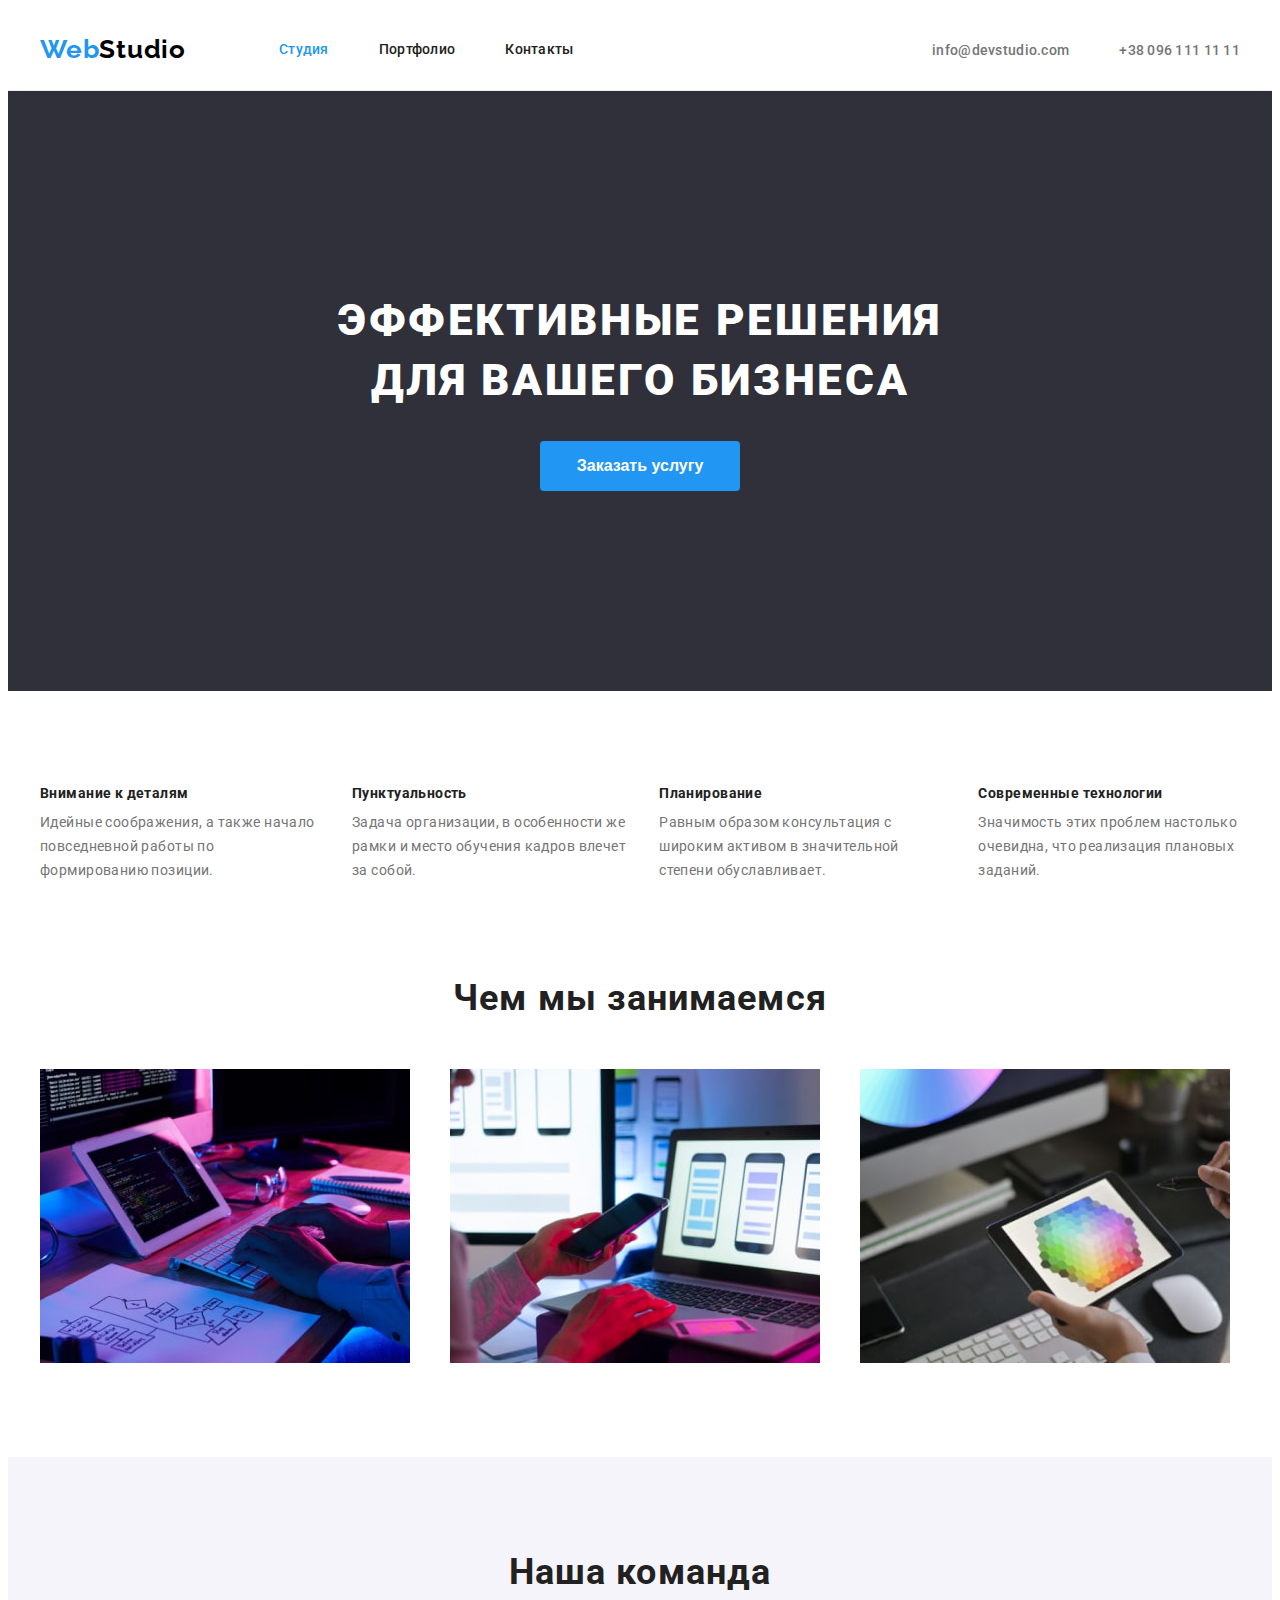
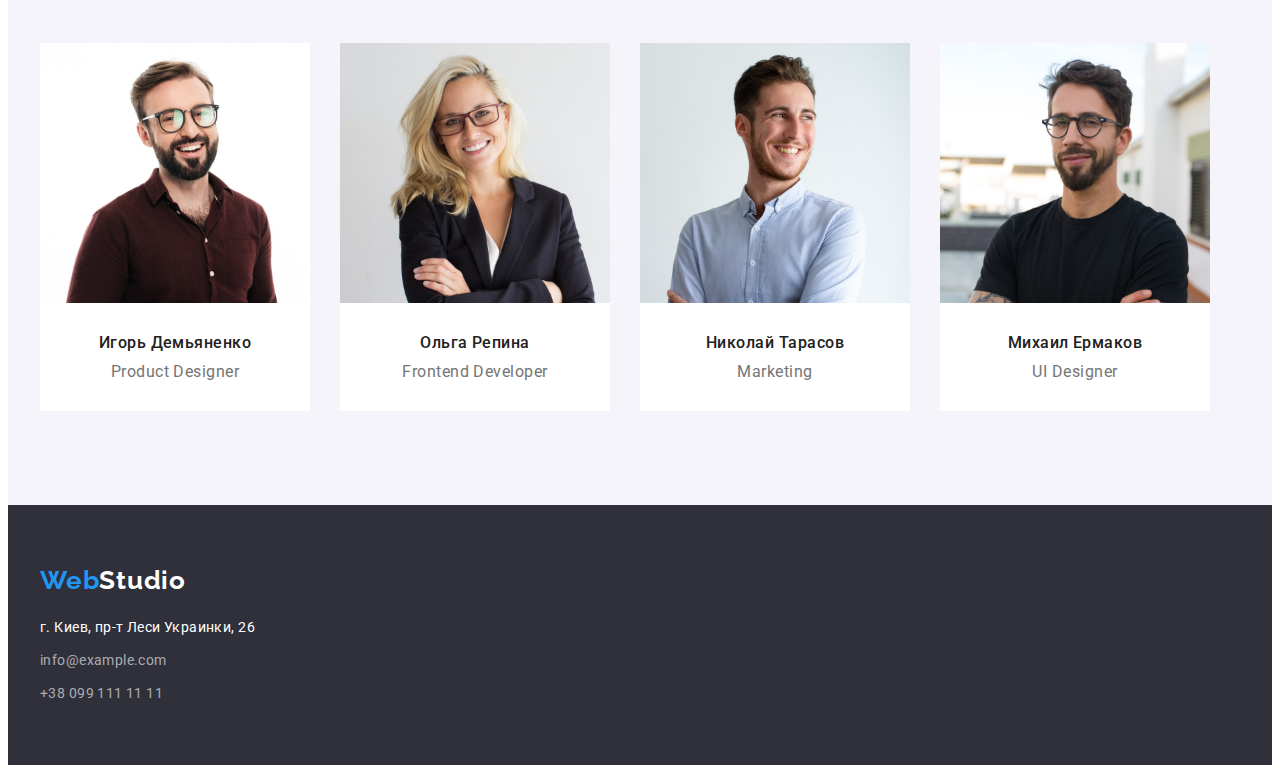
<file: index.html>
<!DOCTYPE html>
<html lang="ru">

<head>
    <meta charset="UTF-8">
    <meta http-equiv="X-UA-Compatible" content="IE=edge">
    <meta name="viewport" content="width=device-width, initial-scale=1.0">
    <title>Document</title>
    <link rel="preconnect" href="https://fonts.googleapis.com">
    <link rel="preconnect" href="https://fonts.gstatic.com" crossorigin>
    <link
        href="https://fonts.googleapis.com/css2?family=Raleway:wght@700&family=Roboto:wght@400;500;700;900&display=swap"
        rel="stylesheet">
    <link rel="stylesheet" href="https://cdnjs.cloudflare.com/ajax/libs/modern-normalize/1.1.0/modern-normalize.min.css"
        integrity="sha512-wpPYUAdjBVSE4KJnH1VR1HeZfpl1ub8YT/NKx4PuQ5NmX2tKuGu6U/JRp5y+Y8XG2tV+wKQpNHVUX03MfMFn9Q=="
        crossorigin="anonymous" referrerpolicy="no-referrer" />
    <link rel="stylesheet" href="./css/style.css">
</head>

<body>
    <header class="header">
        <div class="container header-container">
            <nav class="header-nav">
                <a href="./portfolio.html" class="header-logo link"><span class="logo-web">Web</span>Studio</a>
                <ul class="nav-list">
                    <li class="nav-item"><a class="nav-link link current" href="">Студия</a></li>
                    <li class="nav-item"><a class="nav-link link" href="./portfolio.html">Портфолио</a></li>
                    <li class="nav-item"><a class="nav-link link" href="">Контакты</a></li>
                </ul>
            </nav>
            <ul class="header-contact">
                <li class="header-contact-item"><a class="header-contact-link link"
                        href="mailto:info@devstudio.com">info@devstudio.com</a></li>
                <li class="header-contact-item"><a class="header-contact-link link" href="tel:+380961111111">+38 096 111
                        11
                        11</a></li>
            </ul>
        </div>
    </header>
    <main>
        <section class="hero">
            <div class="hero-container container">
                <h1 class="hero-title">Эффективные решения для вашего бизнеса</h1>
                <button class="btn" type="button">Заказать услугу</button>
            </div>
        </section>
        <section class="section">
            <div class="container">
                <h2 class="visually-hidden">Наши преймущества</h2>
                <ul class="hero-list list">
                    <li class="hero-item">
                        <h3 class="hero-item-title">Внимание к деталям</h3>
                        <p class="hero-item-text">Идейные соображения, а также начало повседневной работы по
                            формированию позиции.</p>
                    </li>
                    <li class="hero-item">
                        <h3 class="hero-item-title">Пунктуальность</h3>
                        <p class="hero-item-text">Задача организации, в особенности же рамки и место обучения кадров
                            влечет за собой.</p>
                    </li>
                    <li class="hero-item">
                        <h3 class="hero-item-title">Планирование</h3>
                        <p class="hero-item-text">Равным образом консультация с широким активом в значительной степени
                            обуславливает.</p>
                    </li>
                    <li class="hero-item">
                        <h3 class="hero-item-title">Современные технологии</h3>
                        <p class="hero-item-text">Значимость этих проблем настолько очевидна, что реализация плановых
                            заданий.</p>
                    </li>
                </ul>
            </div>
        </section>
        <section class="section skills">
            <div class="container">
                <h2 class="skills-title">Чем мы занимаемся</h2>
                <ul class="skills-list">
                    <li class="skills-item">
                        <img src="./img-jpeg/about/box1.jpg" alt="программирование">
                    </li>
                    <li class="skills-item"><img src="./img-jpeg/about/box2.jpg" alt="мобильные приложения">
                    </li>
                    <li class="skills-item"><img src="./img-jpeg/about/box3.jpg" alt="игры">
                    </li>
                </ul>
            </div>
        </section>
        <section class="section team">
            <div class="container">
                <h2 class="team-title">Наша команда</h2>
                <ul class="team-list">
                    <li class="team-item">
                        <img class="team-img" src="./img-jpeg/team/igor.jpg" alt="Игорь" width="270" height="260">
                        <div class="team-div"><h3 class="team-item-title">Игорь Демьяненко</h3>
                        <p class="team-item-text" lang="en">Product Designer</p></div>
                    </li>
                    <li class="team-item">
                        <img class="team-img" src="./img-jpeg/team/olga.jpg" alt="Ольга" width="270" height="260">
                        <div class="team-div"><h3 class="team-item-title">Ольга Репина</h3>
                        <p class="team-item-text" lang="en">Frontend Developer</p></div>
                    </li>
                    <li class="team-item">
                        <img class="team-img" src="./img-jpeg/team/nikolay.jpg" alt="Николай" width="270" height="260">
                        <div class="team-div"><h3 class="team-item-title">Николай Тарасов</h3>
                        <p class="team-item-text" lang="en">Marketing</p></div>
                    </li>
                    <li class="team-item">
                        <img class="team-img" src="./img-jpeg/team/mikhail.jpg" alt="Михаил" width="270" height="260">
                        <div class="team-div"><h3 class="team-item-title">Михаил Ермаков</h3>
                        <p class="team-item-text" lang="en">UI Designer</p></div>
                    </li>
                </ul>
            </div>
        </section>
    </main>
    <footer class="footer">
        <div class="container">
            <a href="./portfolio.html" class="footer-logo link"><span class="logo-web">Web</span>Studio</a>
            <address>
                <ul class="footer-list">
                    <li class="footer-item">
                        <a class="footer-item-addres link" href="google.maps">г. Киев, пр-т Леси Украинки, 26</a>
                    </li>
                    <li class="footer-item">
                        <a class="footer-item-link link" href="mailto:info@example.com">info@example.com</a>
                    </li>
                    <li class="footer-item">
                        <a class="footer-item-link link" href="tel:+380991111111">+38 099 111 11 11</a>
                    </li>
                </ul>
            </address>
        </div>
    </footer>
</body>

</html>
</file>
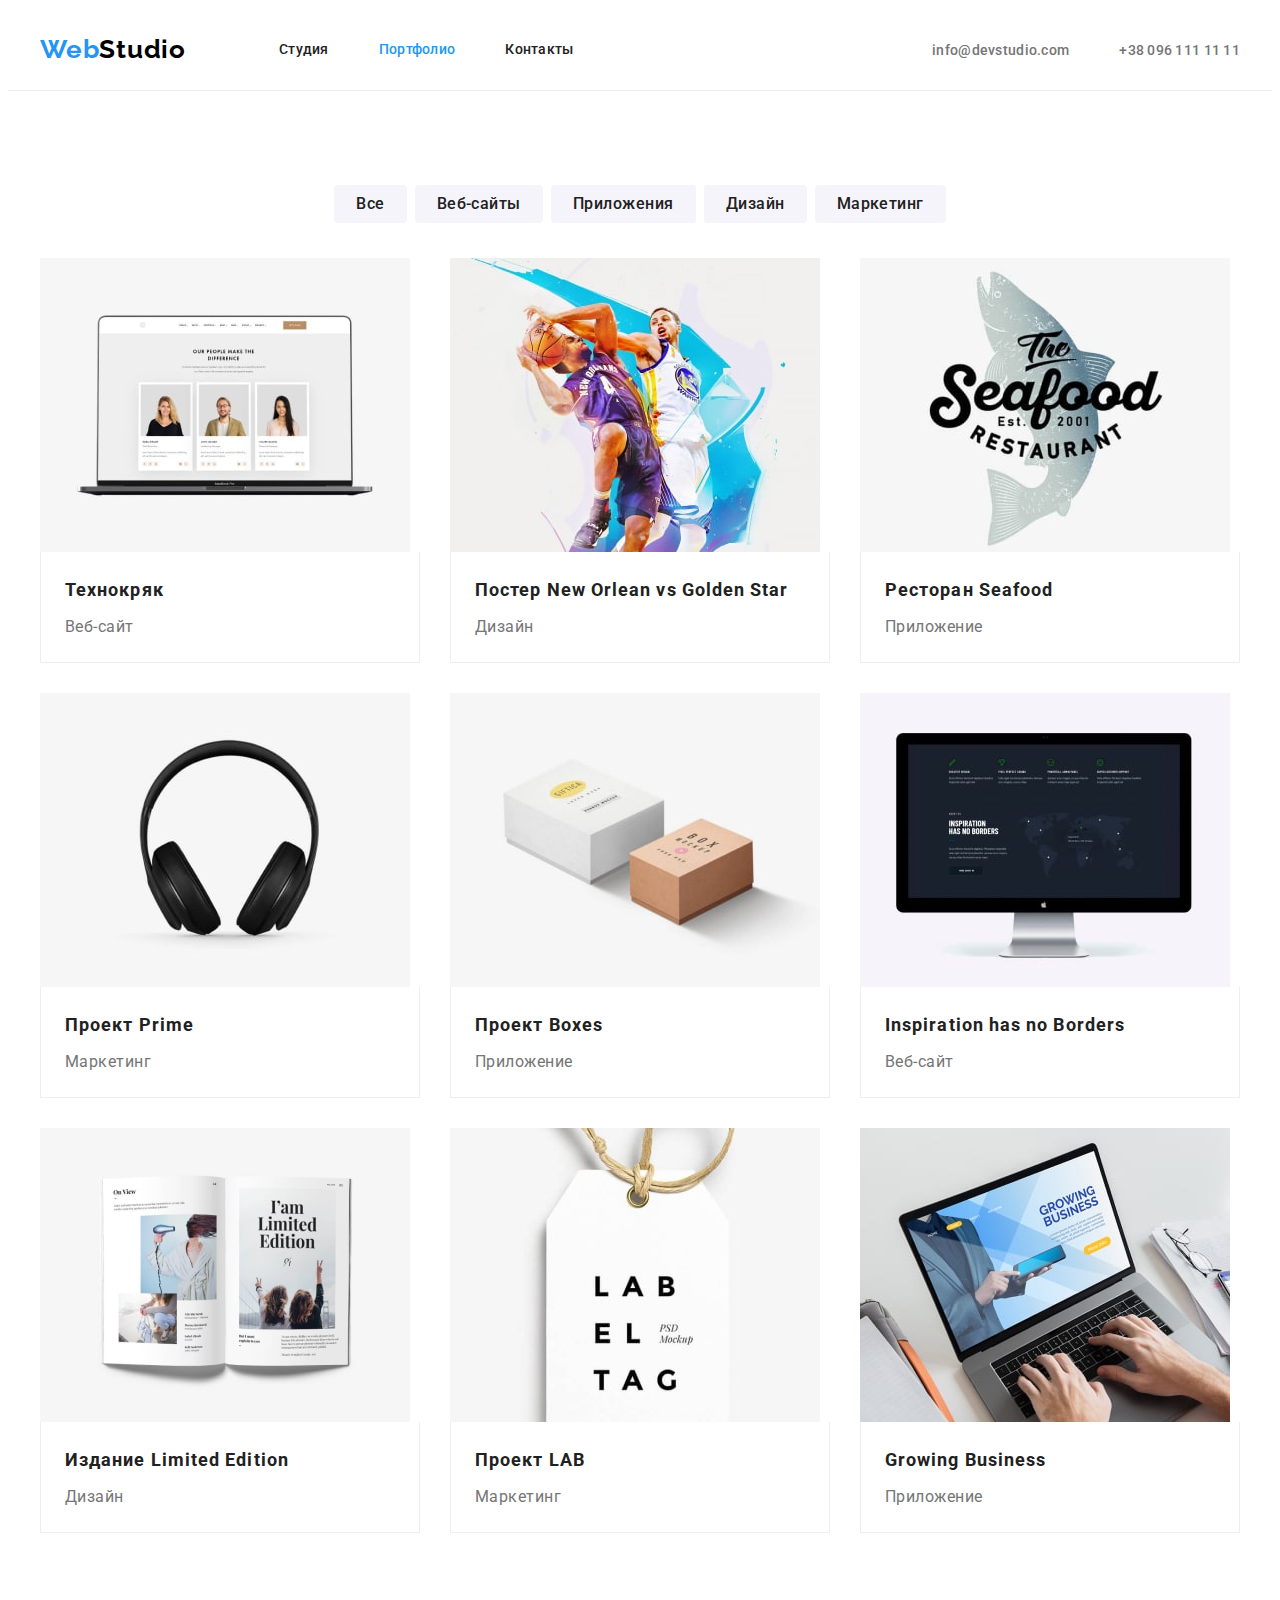
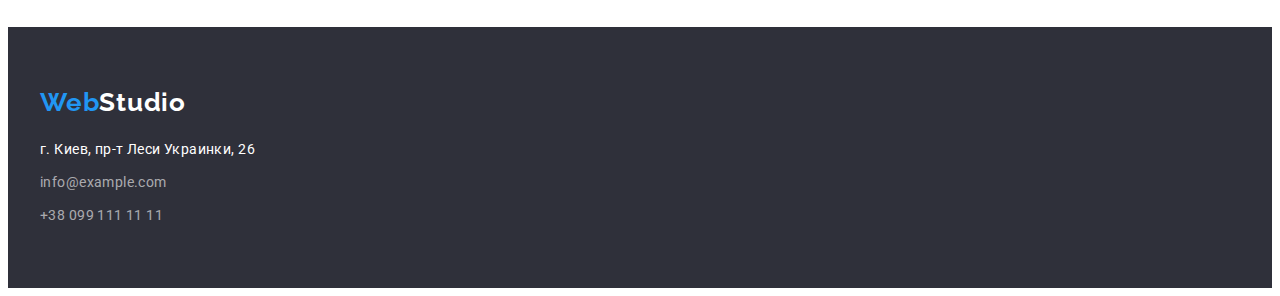
<file: portfolio.html>
<!DOCTYPE html>
<html lang="ru">

<head>
    <meta charset="UTF-8">
    <meta http-equiv="X-UA-Compatible" content="IE=edge">
    <meta name="viewport" content="width=device-width, initial-scale=1.0">
    <title>Document</title>
    <link rel="preconnect" href="https://fonts.googleapis.com">
    <link rel="preconnect" href="https://fonts.gstatic.com" crossorigin>
    <link
        href="https://fonts.googleapis.com/css2?family=Raleway:wght@700&family=Roboto:wght@400;500;700;900&display=swap"
        rel="stylesheet">
    <link rel="stylesheet" href="https://cdnjs.cloudflare.com/ajax/libs/modern-normalize/1.1.0/modern-normalize.min.css"
        integrity="sha512-wpPYUAdjBVSE4KJnH1VR1HeZfpl1ub8YT/NKx4PuQ5NmX2tKuGu6U/JRp5y+Y8XG2tV+wKQpNHVUX03MfMFn9Q=="
        crossorigin="anonymous" referrerpolicy="no-referrer" />
    <link rel="stylesheet" href="./css/style.css">
</head>
<body>
    <header class="header">
        <div class="container header-container">
            <nav class="header-nav">
                <a href="./index.html" class="header-logo link"><span class="logo-web">Web</span>Studio</a>
                <ul class="nav-list list">
                    <li class="nav-item"><a class="nav-link link" href="">Студия</a></li>
                    <li class="nav-item"><a class="nav-link link current" href="./portfolio.html">Портфолио</a></li>
                    <li class="nav-item"><a class="nav-link link" href="">Контакты</a></li>
                </ul>
            </nav>
            <ul class="header-contact list">
                <li class="header-contact-item"><a class="header-contact-link link"
                        href="mailto:info@devstudio.com">info@devstudio.com</a></li>
                <li class="header-contact-item"><a class="header-contact-link link" href="tel:+380961111111">+38 096 111
                        11
                        11</a></li>
            </ul>
        </div>
    </header>
    <section class="section">
        <div class="container">
            <h1 class="visually-hidden">Заголовок</h1>
            <ul class="filter-list">
                <li class="filter-item">
                    <button class="filter-btn" type="button">Все</button>
                </li>
                <li class="filter-item">
                    <button class="filter-btn" type="button">Веб-сайты</button>
                </li>
                <li class="filter-item">
                    <button class="filter-btn" type="button">Приложения</button>
                </li>
                <li class="filter-item">
                    <button class="filter-btn" type="button">Дизайн</button>
                </li>
                <li class="filter-item">
                    <button class="filter-btn" type="button">Маркетинг</button>
                </li>
            </ul>
        
            <ul class="filter-about list">
                <li class="filter-about-item"><img class="filter-img" src="./img-jpeg/portfolio/img.jpg" alt="Вэб-сайт">
                    <div class="filter-container"><h2 class="filter-about-title">
                        Технокряк
                    </h2>
                    <p class="filter-about-text">
                        Веб-сайт
                    </p></div>
                </li>
                <li class="filter-about-item"><img class="filter-img" src="./img-jpeg/portfolio/img1.jpg" alt="Баскет">
                    <div class="filter-container"><h2 class="filter-about-title">
                        Постер New Orlean vs Golden Star
                    </h2>
                    <p class="filter-about-text">
                        Дизайн
                    </p></div>
                </li>
                <li class="filter-about-item"><img class="filter-img" src="./img-jpeg/portfolio/img2.jpg" alt="Ресторан">
                    <div class="filter-container"><h2 class="filter-about-title">
                        Ресторан Seafood
                    </h2>
                    <p class="filter-about-text">
                        Приложение
                    </p></div>
                </li>
                <li class="filter-about-item"><img class="filter-img" src="./img-jpeg/portfolio/img3.jpg" alt="Наушники">
                    <div class="filter-container"><h2 class="filter-about-title">
                        Проект Prime
                    </h2>
                    <p class="filter-about-text">
                        Маркетинг
                    </p></div>
                </li>
                <li class="filter-about-item"><img class="filter-img" src="./img-jpeg/portfolio/img4.jpg" alt="Коробки">
                    <div class="filter-container"><h2 class="filter-about-title">
                        Проект Boxes
                    </h2>
                    <p class="filter-about-text">
                        Приложение
                    </p></div>
                </li>
                <li class="filter-about-item"><img class="filter-img" src="./img-jpeg/portfolio/img5.jpg" alt="Компьютер">
                    <div class="filter-container"><h2 class="filter-about-title">
                        Inspiration has no Borders
                    </h2>
                    <p class="filter-about-text">
                        Веб-сайт
                    </p></div>
                </li>
                <li class="filter-about-item"><img class="filter-img" src="./img-jpeg/portfolio/img6.jpg" alt="Книга">
                    <div class="filter-container"><h2 class="filter-about-title">
                        Издание Limited Edition
                    </h2>
                    <p class="filter-about-text">
                        Дизайн
                    </p></div>
                </li>
                <li class="filter-about-item"><img class="filter-img" src="./img-jpeg/portfolio/img7.jpg" alt="Лейбл">
                    <div class="filter-container"><h2 class="filter-about-title">
                        Проект LAB
                    </h2>
                    <p class="filter-about-text">
                        Маркетинг
                    </p></div>
                </li>
                <li class="filter-about-item"><img class="filter-img" src="./img-jpeg/portfolio/img8.jpg" alt="Ноутбук">
                    <div class="filter-container"><h2 class="filter-about-title">
                        Growing Business
                    </h2>
                    <p class="filter-about-text">
                        Приложение
                    </p></div>
                </li>
            </ul>
        </div>
    </section>
</body>
<footer class="footer">
    <div class="container-footer container">
        <a href="./index.html" class="footer-logo link"><span class="logo-web">Web</span>Studio</a>
        <address>
            <ul class="footer-list list">
                <li class="footer-item">
                    <a class="footer-item-addres link" href="google.maps">г. Киев, пр-т Леси Украинки, 26</a>
                </li>
                <li class="footer-item">
                    <a class="footer-item-link link" href="mailto:info@example.com">info@example.com</a>
                </li>
                <li class="footer-item">
                    <a class="footer-item-link link" href="tel:+380991111111">+38 099 111 11 11</a>
                </li>
            </ul>
        </address>
    </div>
</footer>
</body>

</html>
</file>
<file: css/style.css>
:root {
  --primary-title-color: #ffffff;
  --secondary-title-color: #212121;
  --third-title-color: #212121;
  --primary-text-color: #212121;
  --secondary-text-color: #757575;
  --header-nav-item-color: #212121;
  --header-contact-link-color: #757575;
  --accent-color: #2196f3;
}
/* calc(85 / 74) встроенный калькулятор */
p,
h1,
h2,
h3,
h4,
h5,
h6 {
  margin: 0;
}
ul {
  list-style: none;
  margin: 0;
  padding-left: 0;
}
img {
  display: block;
  max-width: 100%;
  height: auto;
}
.link {
  text-decoration: none;
}
body {
  font-family: "Roboto", sans-serif;
  letter-spacing: 0.02em;
}
.visually-hidden {
  position: absolute;
  width: 1px;
  height: 1px;
  margin: -1px;
  padding: 0;
  overflow: hidden;
  border: 0;
  clip: rect(0 0 0 0);
}
.container {
  width: 1200px;
  margin: 0 auto;
  padding-left: 15px;
  padding-right: 15px;
}
/* -------header------ */
.header {
  border-bottom: 1px solid #ececec;
}
.header-container {
  display: flex;
}
.header-nav {
  display: flex;
  align-items: center;
}
.nav-list {
  display: flex;
  align-items: center;
}
.nav-link {
  display: block;
  padding: 32px 0;
}
.header-contact {
  display: flex;
  margin-left: auto;
  align-items: center;
}
.header-contact-item:not(:last-child) {
  margin-right: 50px;
}
.header .header-logo {
  margin-right: 93px;
}
.nav-item:not(:last-child) {
  margin-right: 50px;
}
.header-logo,
.footer-logo {
  font-family: Raleway;
  font-weight: 700;
  font-size: 26px;
  line-height: calc(31 / 26);
  letter-spacing: 0.03em;
}
.header-logo {
  color: #000000;
}
.footer-logo {
  color: #ffffff;
}
.logo-web {
  color: #2196f3;
}
.nav-item {
  font-weight: 500;
  font-size: 14px;
  line-height: 1.3;
  letter-spacing: 0.02em;
  color: var(--header-nav-item-color);
}
.nav-link {
  color: var(--header-nav-item-color);
}
.nav-link:hover {
  cursor: pointer;
  color: var(--accent-color);
}
.current {
  color: #2196f3;
}
.header-contact-link {
  font-weight: 500;
  font-size: 14px;
  line-height: 1.3;
  letter-spacing: 0.02em;
  color: var(--header-contact-link-color);
}
.header-contact-link:hover,
.header-contact-link:focus {
  color: var(--accent-color);
}
/*--------- hero------ */
.btn {
  width: 200px;
  height: 50px;
  cursor: pointer;
  font-weight: 700;
  font-size: 16px;
  line-height: 1.88;
  color: #ffffff;
  background-color: #2196f3;
  border: transparent;
  border-radius: 4px;
  -webkit-border-radius: 4px;
  -moz-border-radius: 4px;
  -ms-border-radius: 4px;
  -o-border-radius: 4px;
}
.hero-title {
  max-width: 696px;
  margin: 0 auto;
}
.hero-container {
  display: flex;
  flex-direction: column;
  align-items: center;
}
.section {
  padding-top: 94px;
  padding-bottom: 94px;
}
.hero-list {
  display: flex;
}
.hero-item:not(:last-child) {
  margin-right: 30px;
}
.hero-title {
  font-weight: 900;
  font-size: 44px;
  line-height: 1.36;
  text-align: center;
  letter-spacing: 0.06em;
  text-transform: uppercase;
  color: var(--primary-title-color);
  margin-bottom: 30px;
}
.hero {
  background-color: #2f303a;
  padding-top: 200px;
  padding-bottom: 200px;
}
.hero-item-title {
  font-weight: 700;
  font-size: 14px;
  line-height: calc(16 / 14);
  letter-spacing: 0.03em;
  color: var(--third-title-color);
  margin-bottom: 10px;
}
.hero-item-text {
  font-weight: 400;
  font-size: 14px;
  line-height: 1.71;
  letter-spacing: 0.03em;
  color: var(--secondary-text-color);
}

/*--------- skills------ */

.skills {
  padding-top: 0;
}
.skills-list {
  display: flex;
}
.skills-title {
  margin-bottom: 50px;
}
.skills-item {
  flex-basis: calc((100% - 60px) / 3);
}
.skills-item:not(:last-child) {
  margin-right: 30px;
}
.skills-title,
.team-title {
  font-weight: 700;
  font-size: 36px;
  line-height: calc(42 / 36);
  text-align: center;
  letter-spacing: 0.03em;
  color: var(--secondary-title-color);
}
/*--------- team------ */
.team {
  background-color: #f5f4fa;
}
.team-title {
  margin-bottom: 50px;
}
.team-list {
  display: flex;
}
.team-item:not(:last-child) {
  margin-right: 30px;
}
.team-div {
  padding-top: 30px;
  padding-bottom: 30px;
  background-color: #ffffff;
}
.team-item-title {
  font-weight: 500;
  font-size: 16px;
  line-height: calc(19 / 16);
  text-align: center;
  letter-spacing: 0.03em;
  color: var(--third-title-color);
  margin-bottom: 10px;
}
.team-item-text {
  font-weight: 400;
  font-size: 16px;
  line-height: calc(19 / 16);
  text-align: center;
  letter-spacing: 0.03em;
  color: var(--secondary-text-color);
}
/* -------- footer------ */
.footer {
  background-color: #2f303a;
  padding-top: 60px;
  padding-bottom: 60px;
}
.footer-logo {
  display: inline-block;
  margin-bottom: 20px;
}
.footer-item:not(:last-child) {
  margin-bottom: 9px;
}
.footer-item-addres,
.footer-item-link {
  font-style: normal;
  font-weight: 400;
  font-size: 14px;
  line-height: 1.71;
  letter-spacing: 0.03em;
  color: #ffffff;
}
.footer-item-link {
  color: rgba(255, 255, 255, 0.6);
}
/*--------- portfolio------ */
/*--------- filter------ */
.filter-container {
  padding: 20px 24px;
  border-right: 1px solid #eeeeee;
  border-bottom: 1px solid #eeeeee;
  border-left: 1px solid #eeeeee;
}
.filter-list {
  display: flex;
  justify-content: center;
  margin-bottom: 50px;
}
.filter-item:not(:last-child) {
  margin-right: 8px;
}
.filter-about {
  display: flex;
  flex-wrap: wrap;
  margin: -15px;
}
/* .filter-about-item:nth-child(3n + 3) {
  margin-right: 0;
} */
.filter-about-item {
  flex-basis: calc((100% - 90px) / 3);
  margin: 15px;
}
.filter-about-item:nth-child(-n + 3) {
  margin-top: 0;
}
.filter-about-title {
  margin-bottom: 4px;
}
.filter-btn {
  padding: 6px 22px;
  cursor: pointer;
  border: transparent;
  border-radius: 4px;
  -webkit-border-radius: 4px;
  -moz-border-radius: 4px;
  -ms-border-radius: 4px;
  -o-border-radius: 4px;
}
.filter-btn,
.filter-btn:hover,
.filter-btn:focus {
  font-family: inherit;
  border: none;
  font-weight: 500;
  font-size: 16px;
  line-height: 1.62;
  text-align: center;
  letter-spacing: 0.03em;
  color: #212121;
  border-radius: 4px;
  background-color: #f5f4fa;
}
.filter-btn:hover,
.filter-btn:focus {
  cursor: pointer;
  color: #ffffff;
  background-color: #2196f3;
}
.filter-about-title {
  font-weight: 700;
  font-size: 18px;
  line-height: 2;
  letter-spacing: 0.06em;
  color: var(--third-title-color);
}
.filter-about-text {
  font-size: 16px;
  line-height: 1.87;
  letter-spacing: 0.03em;
  color: var(--secondary-text-color);
}
</file>
